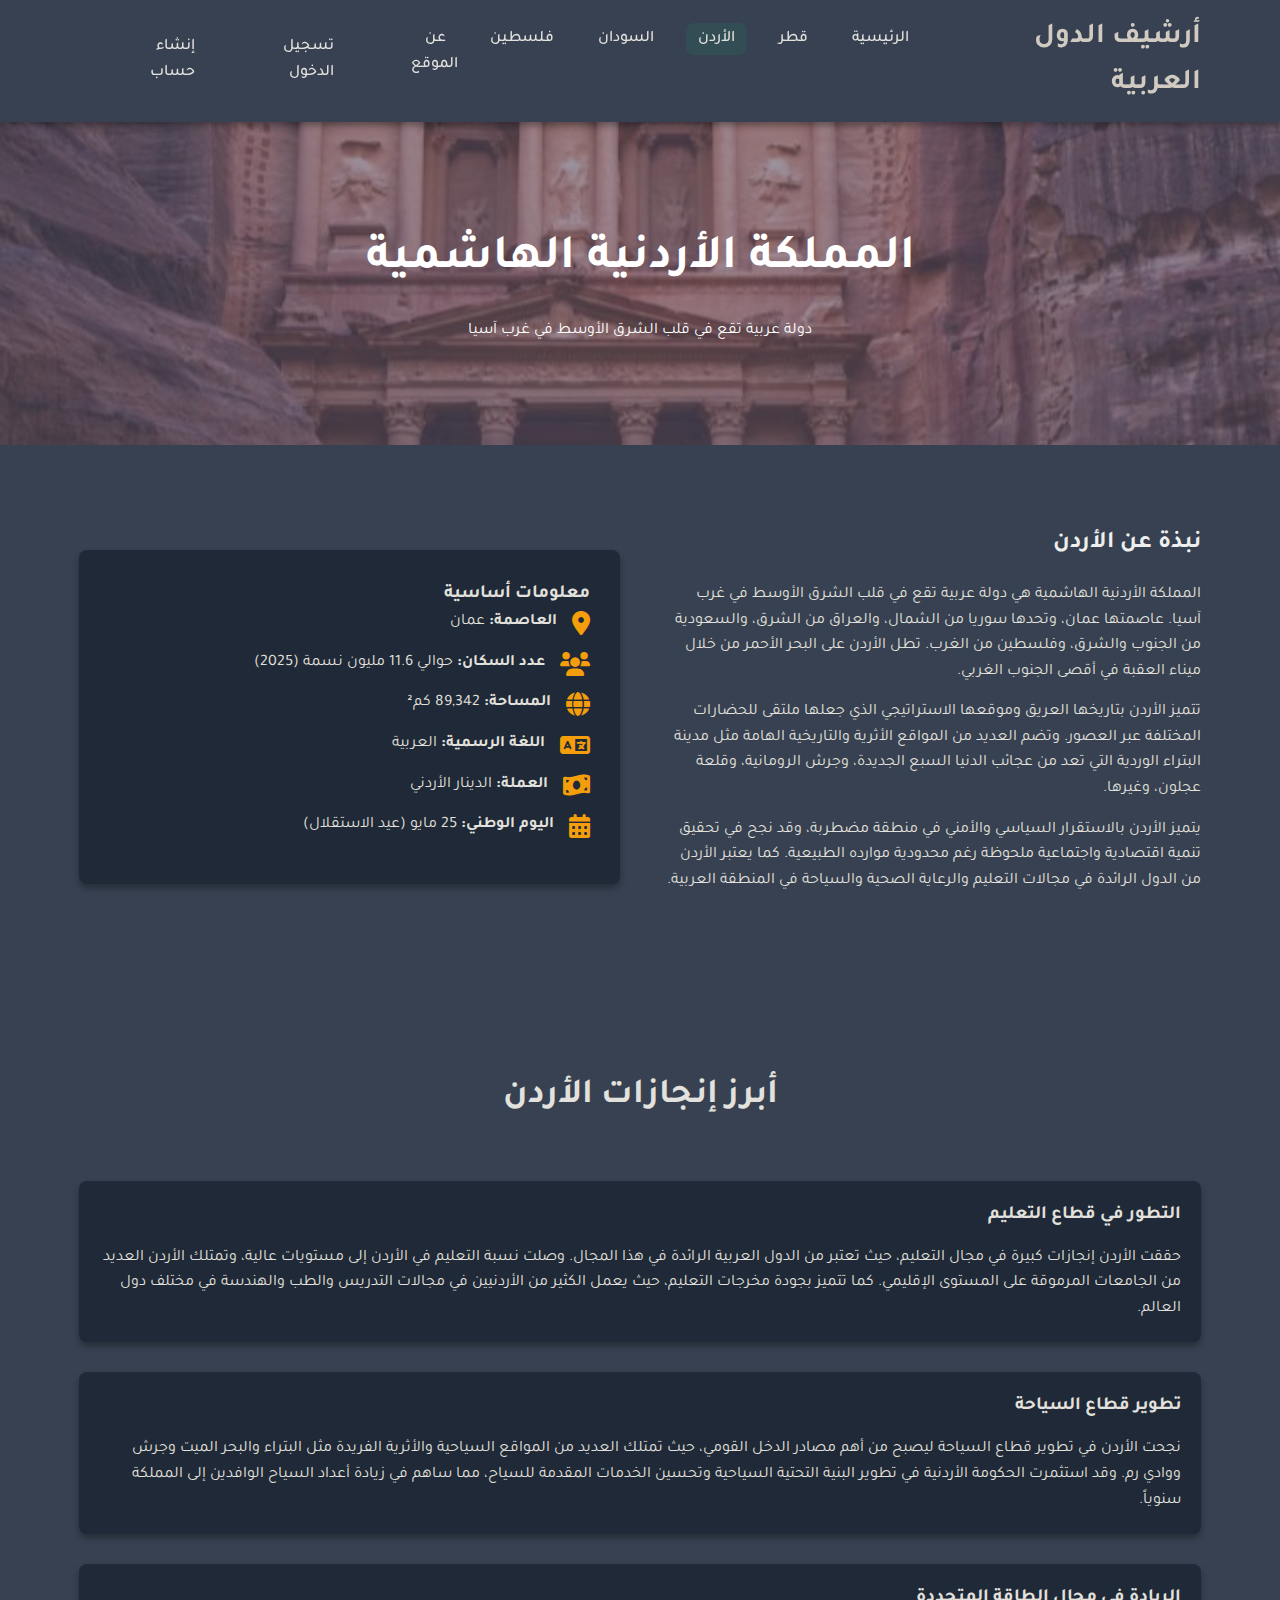
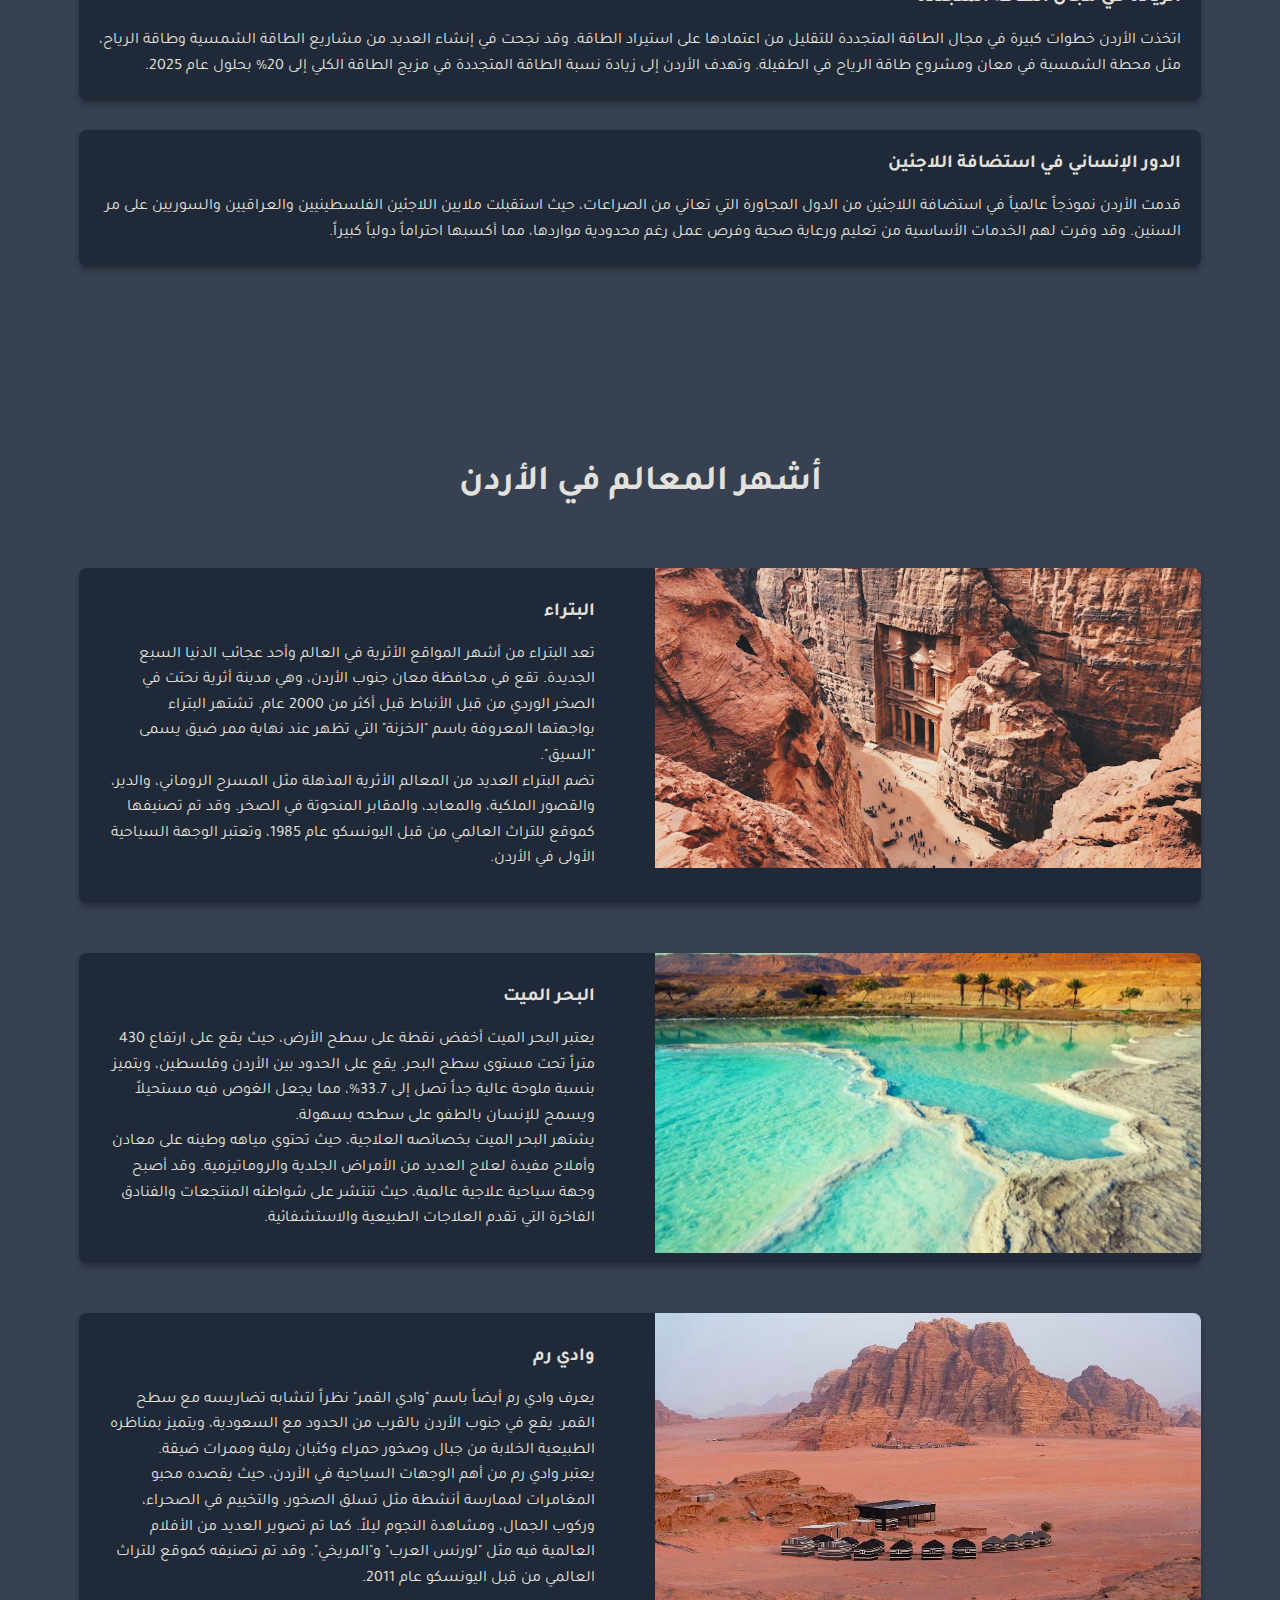
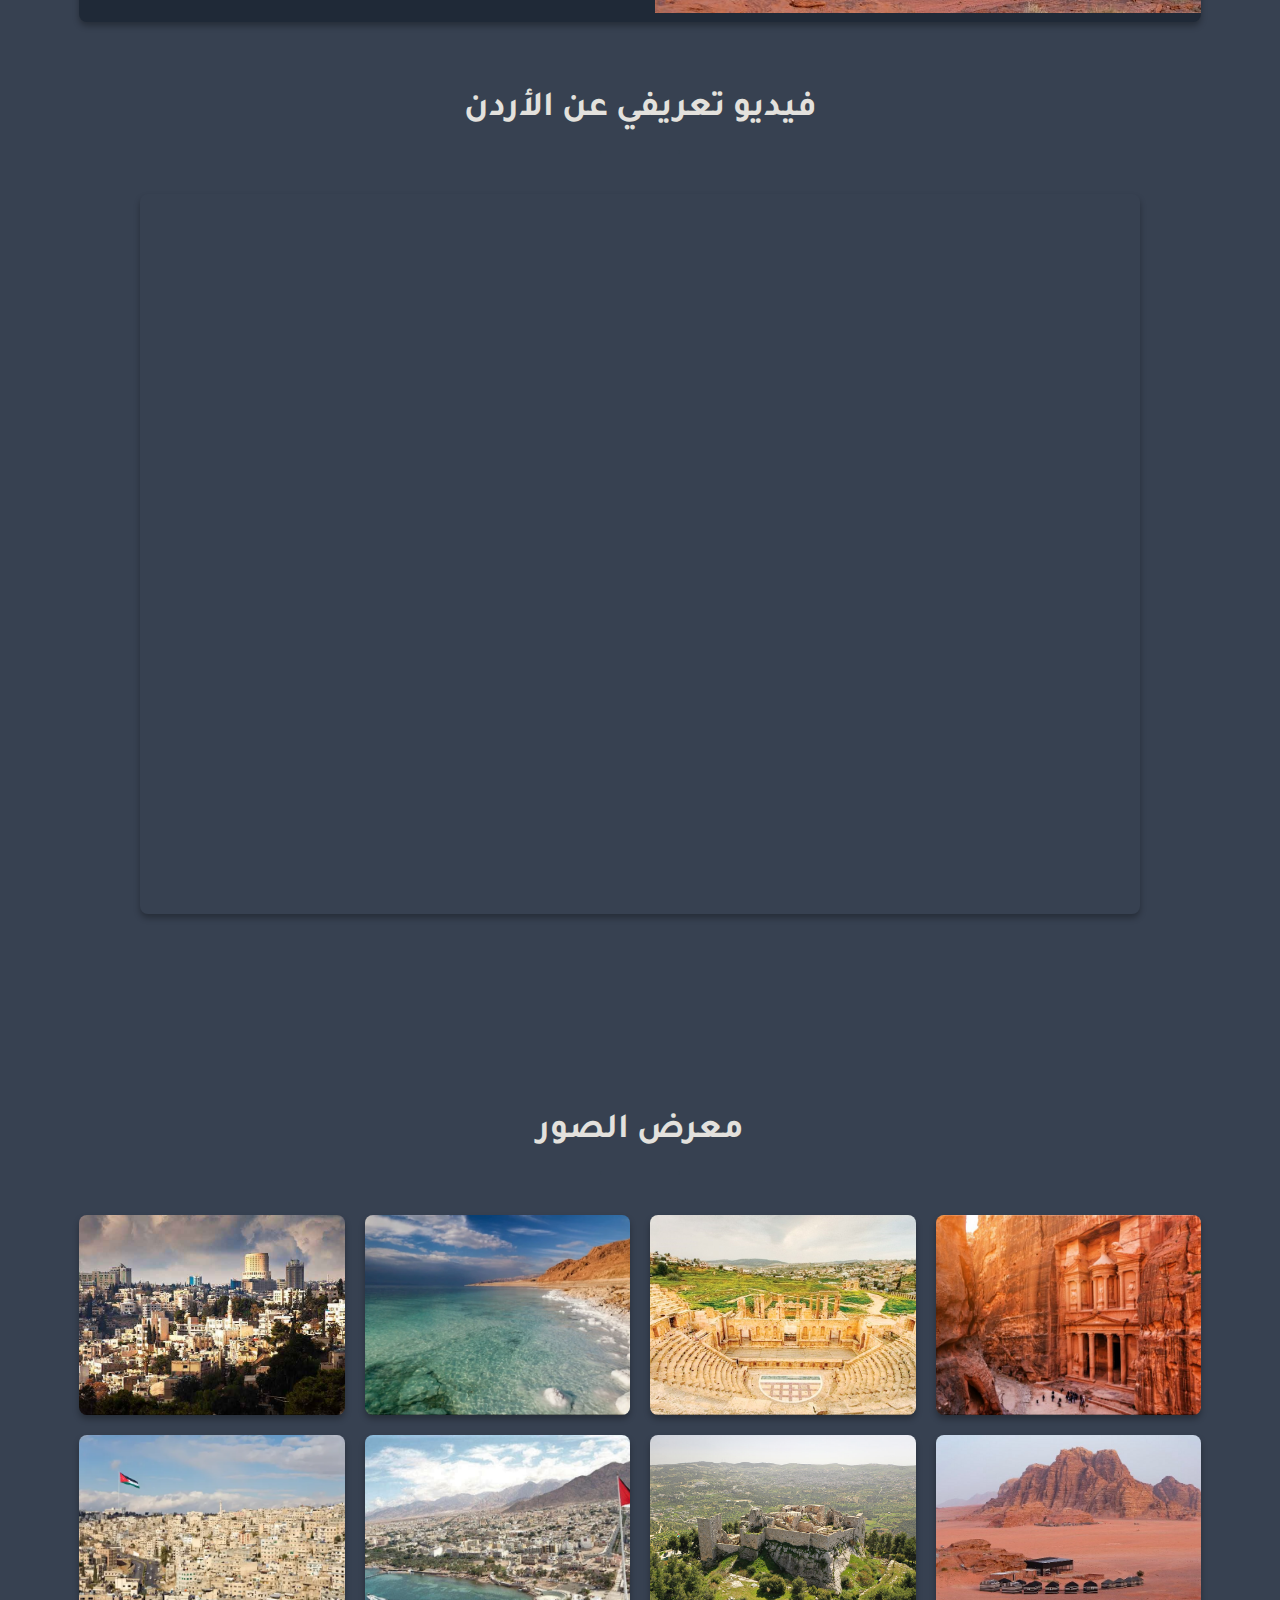
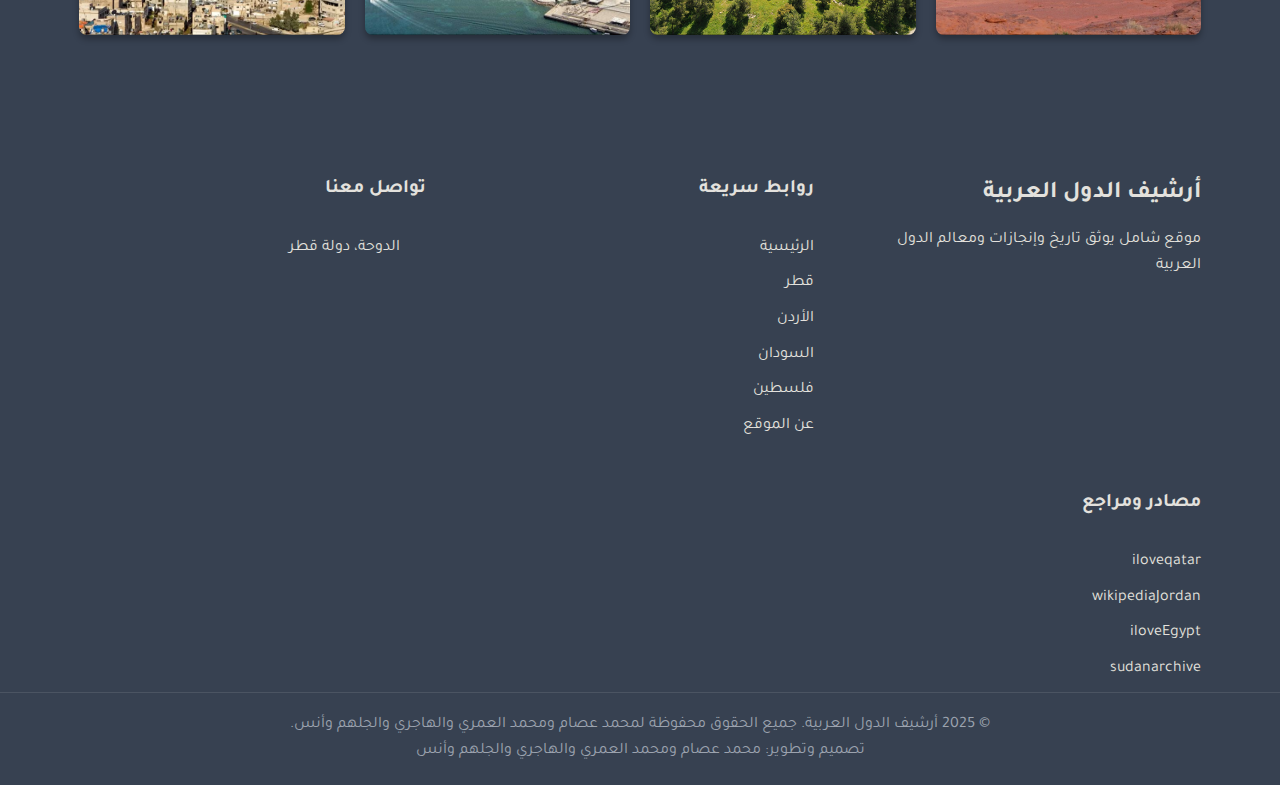
<file: jordan.html>
<!DOCTYPE html>
<html lang="ar" dir="rtl">
<head>
    <meta charset="UTF-8">
    <meta name="viewport" content="width=device-width, initial-scale=1.0">
    <title>الأردن - أرشيف الدول العربية</title>
    <link rel="stylesheet" href="css/style.css">
    <link rel="stylesheet" href="https://cdnjs.cloudflare.com/ajax/libs/font-awesome/6.0.0/css/all.min.css">
    <link rel="preconnect" href="https://fonts.googleapis.com">
    <link rel="preconnect" href="https://fonts.gstatic.com" crossorigin>
    <link href="https://fonts.googleapis.com/css2?family=Tajawal:wght@400;500;700&display=swap" rel="stylesheet">
</head>
<body>
    <header>
        <script defer src="https://static.getbutton.io/widget/bundle.js?id=yExpo" ></script>
        <div class="container">
            <div class="logo">
                <a href="index.html"><h1>أرشيف الدول العربية</h1></a>
            </div>
            <nav>
                <ul>
                    <li><a href="index.html">الرئيسية</a></li>
                    <li><a href="qatar.html">قطر</a></li>
                    <li><a href="jordan.html" class="active">الأردن</a></li>
                    <li><a href="sudan.html">السودان</a></li>
                    <li><a href="palestine.html">فلسطين</a></li>
                    <li><a href="about.html">عن الموقع</a></li>
                    <li><a href="signin.html" id="authLink">تسجيل الدخول</a></li>
                    <li><a href="signup.html" id="signupLink">إنشاء حساب</a></li>
                    <li><a href="profile.html" id="profileLink" style="display: none;">الملف الشخصي</a></li>
                    <li><a href="#" id="logoutLink" style="display: none;" class="logout-btn">تسجيل الخروج</a></li>
                </ul>
            </nav>
        </div>
    </header>

    <section class="country-header" style="background-image: url('images/jordan-header.jpg');">
        <div class="country-header-content">
            <h1>المملكة الأردنية الهاشمية</h1>
            <p>دولة عربية تقع في قلب الشرق الأوسط في غرب آسيا</p>
        </div>
    </section>

    <section class="country-info" id="about-jordan">
        <div class="container">
            <div class="country-info-grid">
                <div class="country-description">
                    <h2>نبذة عن الأردن</h2>
                    <p>المملكة الأردنية الهاشمية هي دولة عربية تقع في قلب الشرق الأوسط في غرب آسيا. عاصمتها عمان، وتحدها سوريا من الشمال، والعراق من الشرق، والسعودية من الجنوب والشرق، وفلسطين من الغرب. تطل الأردن على البحر الأحمر من خلال ميناء العقبة في أقصى الجنوب الغربي.</p>
                    <p>تتميز الأردن بتاريخها العريق وموقعها الاستراتيجي الذي جعلها ملتقى للحضارات المختلفة عبر العصور. وتضم العديد من المواقع الأثرية والتاريخية الهامة مثل مدينة البتراء الوردية التي تعد من عجائب الدنيا السبع الجديدة، وجرش الرومانية، وقلعة عجلون، وغيرها.</p>
                    <p>يتميز الأردن بالاستقرار السياسي والأمني في منطقة مضطربة، وقد نجح في تحقيق تنمية اقتصادية واجتماعية ملحوظة رغم محدودية موارده الطبيعية. كما يعتبر الأردن من الدول الرائدة في مجالات التعليم والرعاية الصحية والسياحة في المنطقة العربية.</p>
                </div>
                <div class="country-stats">
                    <h3>معلومات أساسية</h3>
                    <div class="stat-item">
                        <i class="fas fa-map-marker-alt"></i>
                        <div>
                            <strong>العاصمة:</strong> عمان
                        </div>
                    </div>
                    <div class="stat-item">
                        <i class="fas fa-users"></i>
                        <div>
                            <strong>عدد السكان:</strong> حوالي 11.6 مليون نسمة (2025)
                        </div>
                    </div>
                    <div class="stat-item">
                        <i class="fas fa-globe"></i>
                        <div>
                            <strong>المساحة:</strong> 89,342 كم²
                        </div>
                    </div>
                    <div class="stat-item">
                        <i class="fas fa-language"></i>
                        <div>
                            <strong>اللغة الرسمية:</strong> العربية
                        </div>
                    </div>
                    <div class="stat-item">
                        <i class="fas fa-money-bill-wave"></i>
                        <div>
                            <strong>العملة:</strong> الدينار الأردني
                        </div>
                    </div>
                    <div class="stat-item">
                        <i class="fas fa-calendar-alt"></i>
                        <div>
                            <strong>اليوم الوطني:</strong> 25 مايو (عيد الاستقلال)
                        </div>
                    </div>
                </div>
            </div>
        </div>
    </section>

    <section class="achievements" id="achievements-jordan">
        <div class="container">
            <h2 class="section-title">أبرز إنجازات الأردن</h2>
            
            <div class="achievement-card">
                <div class="achievement-content">
                    <h3>التطور في قطاع التعليم</h3>
                    <p>حققت الأردن إنجازات كبيرة في مجال التعليم، حيث تعتبر من الدول العربية الرائدة في هذا المجال. وصلت نسبة التعليم في الأردن إلى مستويات عالية، وتمتلك الأردن العديد من الجامعات المرموقة على المستوى الإقليمي. كما تتميز بجودة مخرجات التعليم، حيث يعمل الكثير من الأردنيين في مجالات التدريس والطب والهندسة في مختلف دول العالم.</p>
                </div>
            </div>
            
            <div class="achievement-card">
                <div class="achievement-content">
                    <h3>تطوير قطاع السياحة</h3>
                    <p>نجحت الأردن في تطوير قطاع السياحة ليصبح من أهم مصادر الدخل القومي، حيث تمتلك العديد من المواقع السياحية والأثرية الفريدة مثل البتراء والبحر الميت وجرش ووادي رم. وقد استثمرت الحكومة الأردنية في تطوير البنية التحتية السياحية وتحسين الخدمات المقدمة للسياح، مما ساهم في زيادة أعداد السياح الوافدين إلى المملكة سنوياً.</p>
                </div>
            </div>
            
            <div class="achievement-card">
                <div class="achievement-content">
                    <h3>الريادة في مجال الطاقة المتجددة</h3>
                    <p>اتخذت الأردن خطوات كبيرة في مجال الطاقة المتجددة للتقليل من اعتمادها على استيراد الطاقة. وقد نجحت في إنشاء العديد من مشاريع الطاقة الشمسية وطاقة الرياح، مثل محطة الشمسية في معان ومشروع طاقة الرياح في الطفيلة. وتهدف الأردن إلى زيادة نسبة الطاقة المتجددة في مزيج الطاقة الكلي إلى 20% بحلول عام 2025.</p>
                </div>
            </div>
            
            <div class="achievement-card">
                <div class="achievement-content">
                    <h3>الدور الإنساني في استضافة اللاجئين</h3>
                    <p>قدمت الأردن نموذجاً عالمياً في استضافة اللاجئين من الدول المجاورة التي تعاني من الصراعات، حيث استقبلت ملايين اللاجئين الفلسطينيين والعراقيين والسوريين على مر السنين. وقد وفرت لهم الخدمات الأساسية من تعليم ورعاية صحية وفرص عمل رغم محدودية مواردها، مما أكسبها احتراماً دولياً كبيراً.</p>
                </div>
            </div>
        </div>
    </section>

    <section class="places" id="places-jordan">
        <div class="container">
            <h2 class="section-title">أشهر المعالم في الأردن</h2>
            
            <div class="place-card">
                <div class="place-image" style="background-image: url('images/jordan-petra.jpg');"></div>
                <div class="place-content">
                    <h3>البتراء</h3>
                    <p>تعد البتراء من أشهر المواقع الأثرية في العالم وأحد عجائب الدنيا السبع الجديدة. تقع في محافظة معان جنوب الأردن، وهي مدينة أثرية نحتت في الصخر الوردي من قبل الأنباط قبل أكثر من 2000 عام. تشتهر البتراء بواجهتها المعروفة باسم "الخزنة" التي تظهر عند نهاية ممر ضيق يسمى "السيق".</p>
                    <p>تضم البتراء العديد من المعالم الأثرية المذهلة مثل المسرح الروماني، والدير، والقصور الملكية، والمعابد، والمقابر المنحوتة في الصخر. وقد تم تصنيفها كموقع للتراث العالمي من قبل اليونسكو عام 1985، وتعتبر الوجهة السياحية الأولى في الأردن.</p>
                </div>
            </div>
            
            <div class="place-card">
                <div class="place-image" style="background-image: url('images/jordan-dead-sea.jpg');"></div>
                <div class="place-content">
                    <h3>البحر الميت</h3>
                    <p>يعتبر البحر الميت أخفض نقطة على سطح الأرض، حيث يقع على ارتفاع 430 متراً تحت مستوى سطح البحر. يقع على الحدود بين الأردن وفلسطين، ويتميز بنسبة ملوحة عالية جداً تصل إلى 33.7%، مما يجعل الغوص فيه مستحيلاً ويسمح للإنسان بالطفو على سطحه بسهولة.</p>
                    <p>يشتهر البحر الميت بخصائصه العلاجية، حيث تحتوي مياهه وطينه على معادن وأملاح مفيدة لعلاج العديد من الأمراض الجلدية والروماتيزمية. وقد أصبح وجهة سياحية علاجية عالمية، حيث تنتشر على شواطئه المنتجعات والفنادق الفاخرة التي تقدم العلاجات الطبيعية والاستشفائية.</p>
                </div>
            </div>
            
            <div class="place-card">
                <div class="place-image" style="background-image: url('images/jordan-wadi-rum.jpg');"></div>
                <div class="place-content">
                    <h3>وادي رم</h3>
                    <p>يعرف وادي رم أيضاً باسم "وادي القمر" نظراً لتشابه تضاريسه مع سطح القمر. يقع في جنوب الأردن بالقرب من الحدود مع السعودية، ويتميز بمناظره الطبيعية الخلابة من جبال وصخور حمراء وكثبان رملية وممرات ضيقة.</p>
                    <p>يعتبر وادي رم من أهم الوجهات السياحية في الأردن، حيث يقصده محبو المغامرات لممارسة أنشطة مثل تسلق الصخور، والتخييم في الصحراء، وركوب الجمال، ومشاهدة النجوم ليلاً. كما تم تصوير العديد من الأفلام العالمية فيه مثل "لورنس العرب" و"المريخي". وقد تم تصنيفه كموقع للتراث العالمي من قبل اليونسكو عام 2011.</p>
                </div>
            </div>
        </div>
        
        <div class="video-section">
            <h3 class="section-title">فيديو تعريفي عن الأردن</h3>
            <div class="video-container">
                <iframe width="100%" height="500" src="https://www.youtube.com/embed/GrIedO5wjlo" frameborder="0" allow="accelerometer; autoplay; clipboard-write; encrypted-media; gyroscope; picture-in-picture" allowfullscreen></iframe>
            </div>
        </div>
    </section>

    <section class="photo-gallery" id="gallery-jordan">
        <div class="container">
            <h2 class="section-title">معرض الصور</h2>
            <div class="gallery-grid">
                <div class="gallery-item">
                    <img src="images/jordan-gallery-1.jpg" alt="البتراء">
                    <div class="gallery-caption">مدينة البتراء الوردية</div>
                </div>
                <div class="gallery-item">
                    <img src="images/jordan-gallery-2.jpg" alt="جرش">
                    <div class="gallery-caption">آثار جرش الرومانية</div>
                </div>
                <div class="gallery-item">
                    <img src="images/jordan-gallery-3.jpg" alt="البحر الميت">
                    <div class="gallery-caption">البحر الميت</div>
                </div>
                <div class="gallery-item">
                    <img src="images/jordan-gallery-4.jpg" alt="عمان">
                    <div class="gallery-caption">العاصمة عمان</div>
                </div>
                <div class="gallery-item">
                    <img src="images/jordan-gallery-5.jpg" alt="وادي رم">
                    <div class="gallery-caption">وادي رم</div>
                </div>
                <div class="gallery-item">
                    <img src="images/jordan-gallery-6.jpg" alt="قلعة عجلون">
                    <div class="gallery-caption">قلعة عجلون</div>
                </div>
                <div class="gallery-item">
                    <img src="images/jordan-gallery-7.jpg" alt="العقبة">
                    <div class="gallery-caption">مدينة العقبة</div>
                </div>
                <div class="gallery-item">
                    <img src="images/jordan-gallery-8.jpg" alt="أم قيس">
                    <div class="gallery-caption">أم قيس الأثرية</div>
                </div>
            </div>
        </div>
    </section>

    <footer>
        <div class="container">
            <div class="footer-content">
                <div class="footer-logo">
                    <h3>أرشيف الدول العربية</h3>
                    <p>موقع شامل يوثق تاريخ وإنجازات ومعالم الدول العربية</p>
                </div>
                <div class="footer-links">
                    <h4>روابط سريعة</h4>
                    <ul>
                        <li><a href="index.html">الرئيسية</a></li>
                        <li><a href="qatar.html">قطر</a></li>
                        <li><a href="jordan.html">الأردن</a></li>
                        <li><a href="sudan.html">السودان</a></li>
                        <li><a href="palestine.html">فلسطين</a></li>
                        <li><a href="about.html">عن الموقع</a></li>
                    </ul>
                </div>
                <div class="footer-contact">
                    <h4>تواصل معنا</h4>
                    <ul>
                        <li><i class="fas fa-map-marker-alt"></i> الدوحة، دولة قطر</li>
                    </ul>
                </div>
            </div>
            <div class="footer-links">
                <ul>
                    <h4>مصادر ومراجع</h4>
                    <li><a href="https://www.iloveqatar.net/">iloveqatar</a></li>
                    <li><a href="https://en.wikipedia.org/wiki/Jordan">wikipediaJordan</a></li>
                    <li><a href="https://iloveegypt.com/">iloveEgypt</a></li>
                    <li><a href="https://sudanarchive.net/?a=p&p=home">sudanarchive</a></li>
                </ul>
            </div>
            </div>
            <div class="footer-bottom">
                <p>&copy; 2025 أرشيف الدول العربية. جميع الحقوق محفوظة لمحمد عصام ومحمد العمري والهاجري والجلهم وأنس.</p>
                <p>تصميم وتطوير: محمد عصام ومحمد العمري والهاجري والجلهم وأنس</p>
            </div>
        </div>
    </footer>

    <script src="js/main.js"></script>
    <script src="js/auth.js"></script>
    <script src="js/favorites.js"></script>
</body>
</html>
</file>
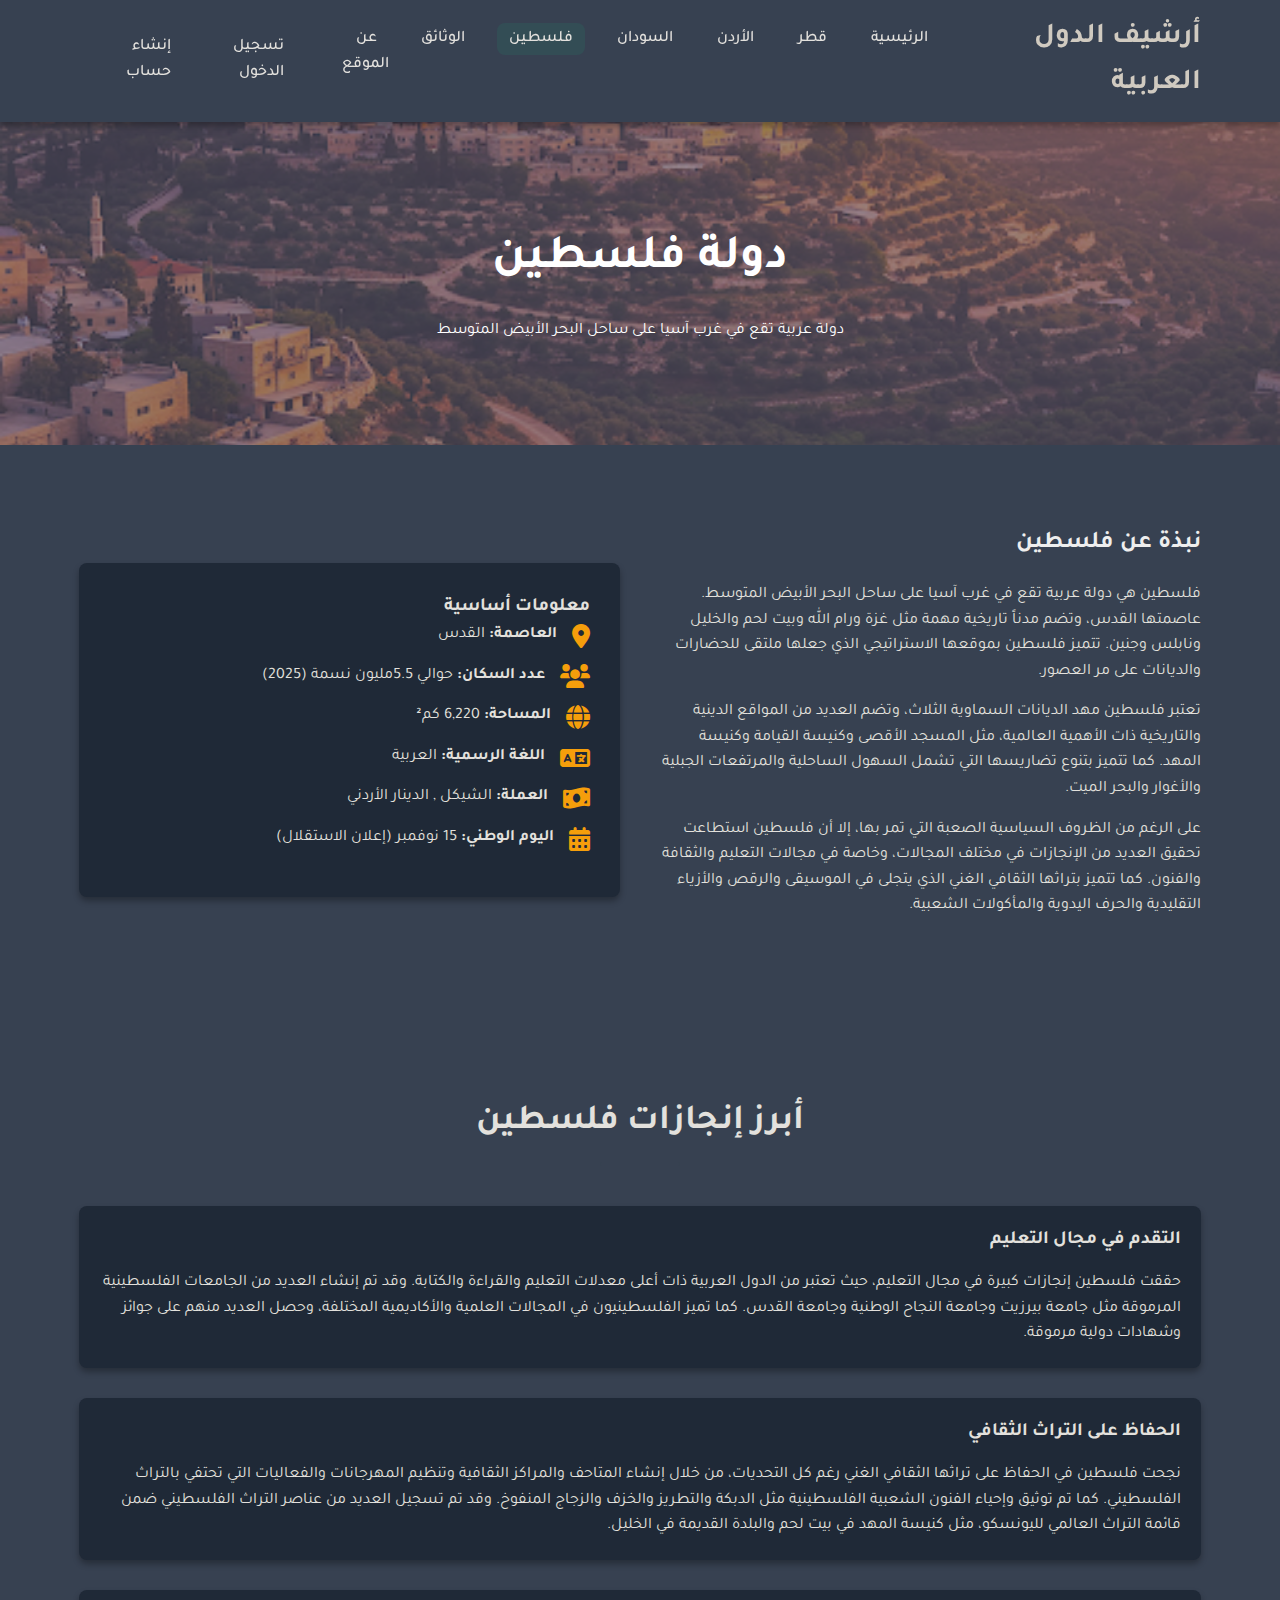
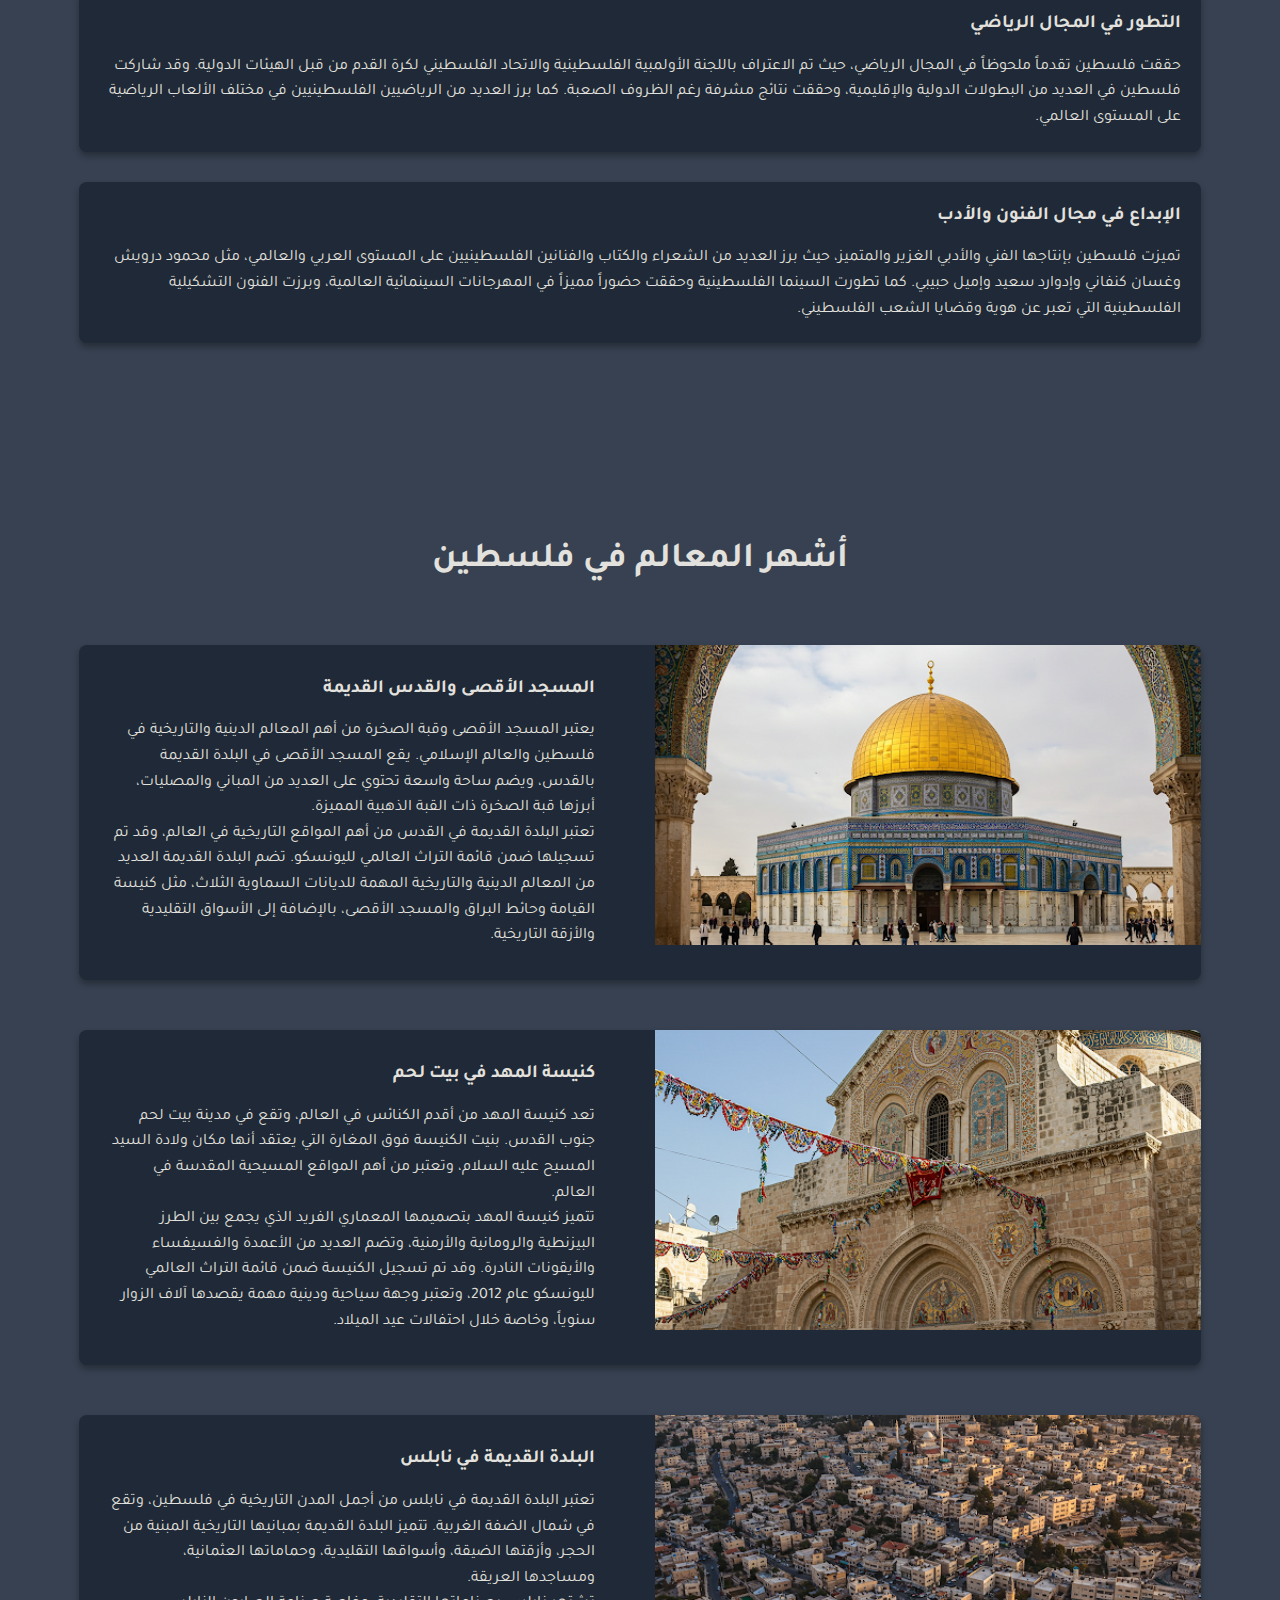
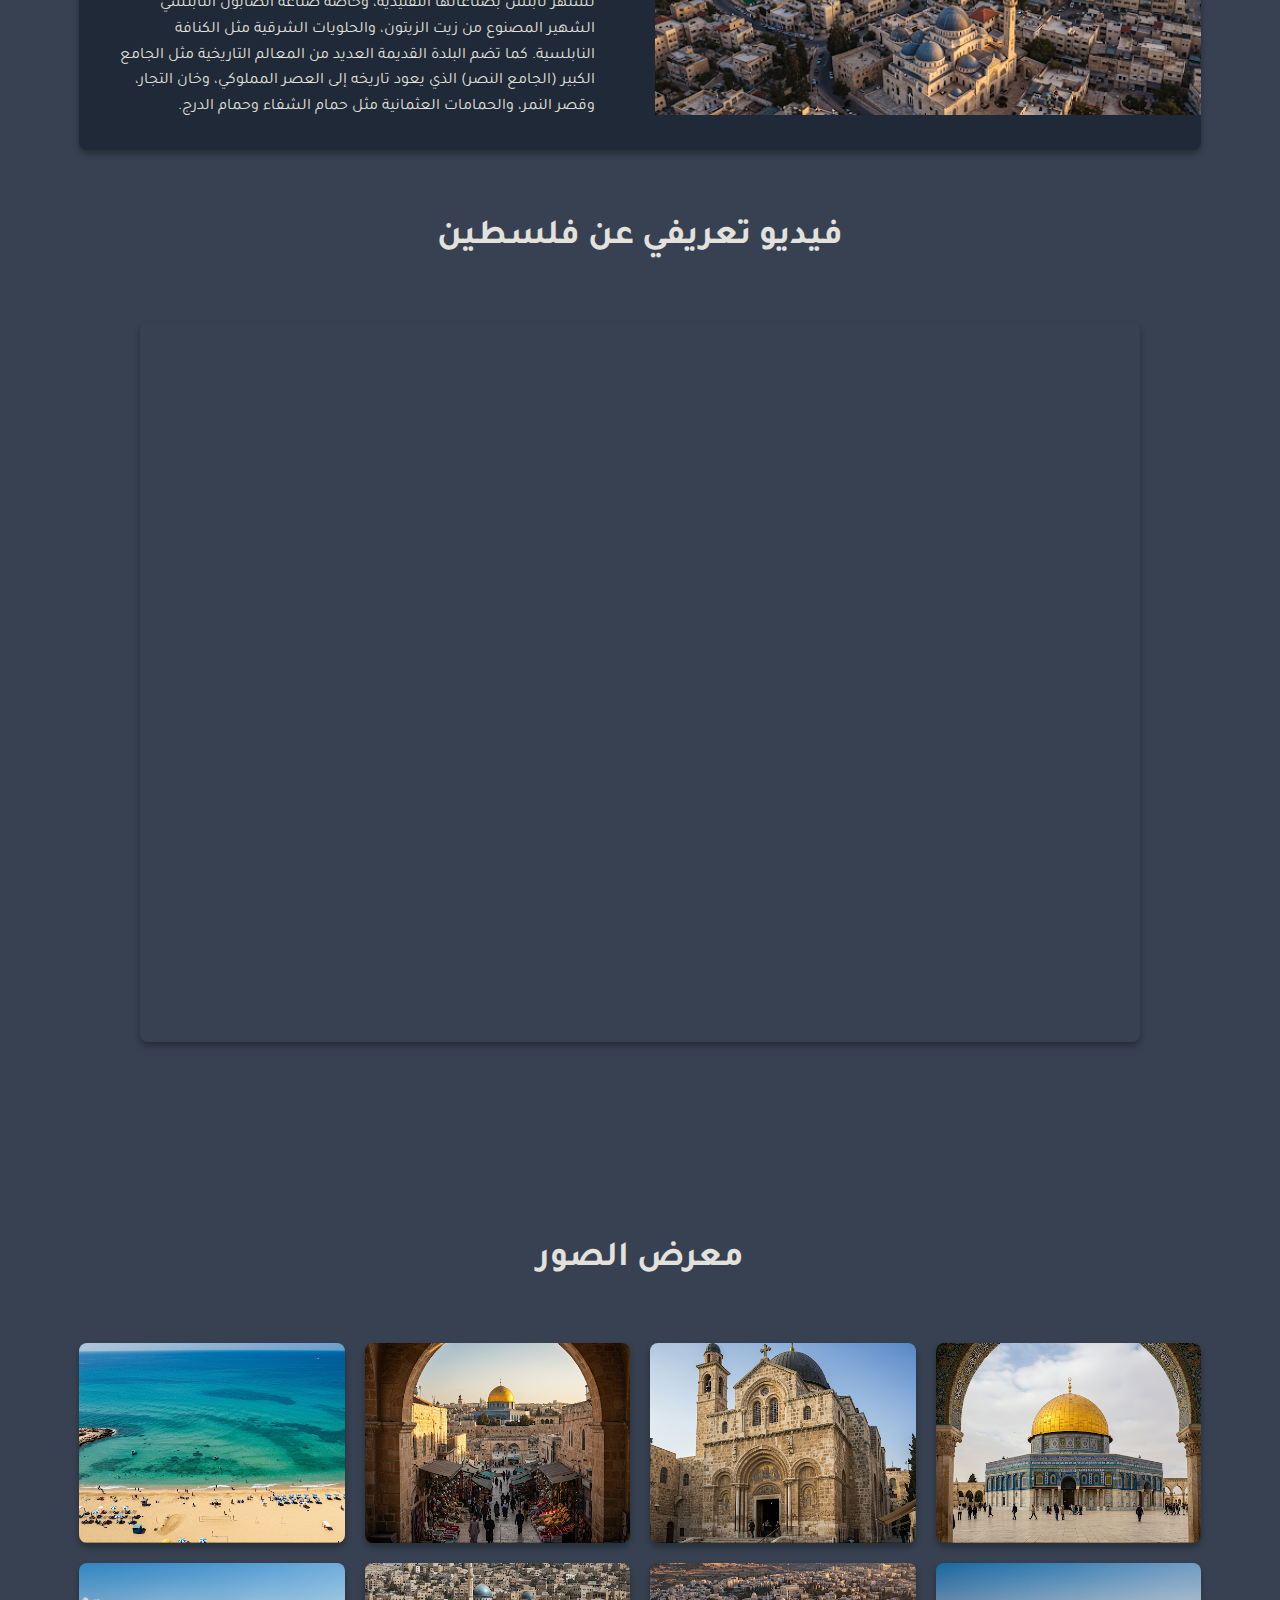
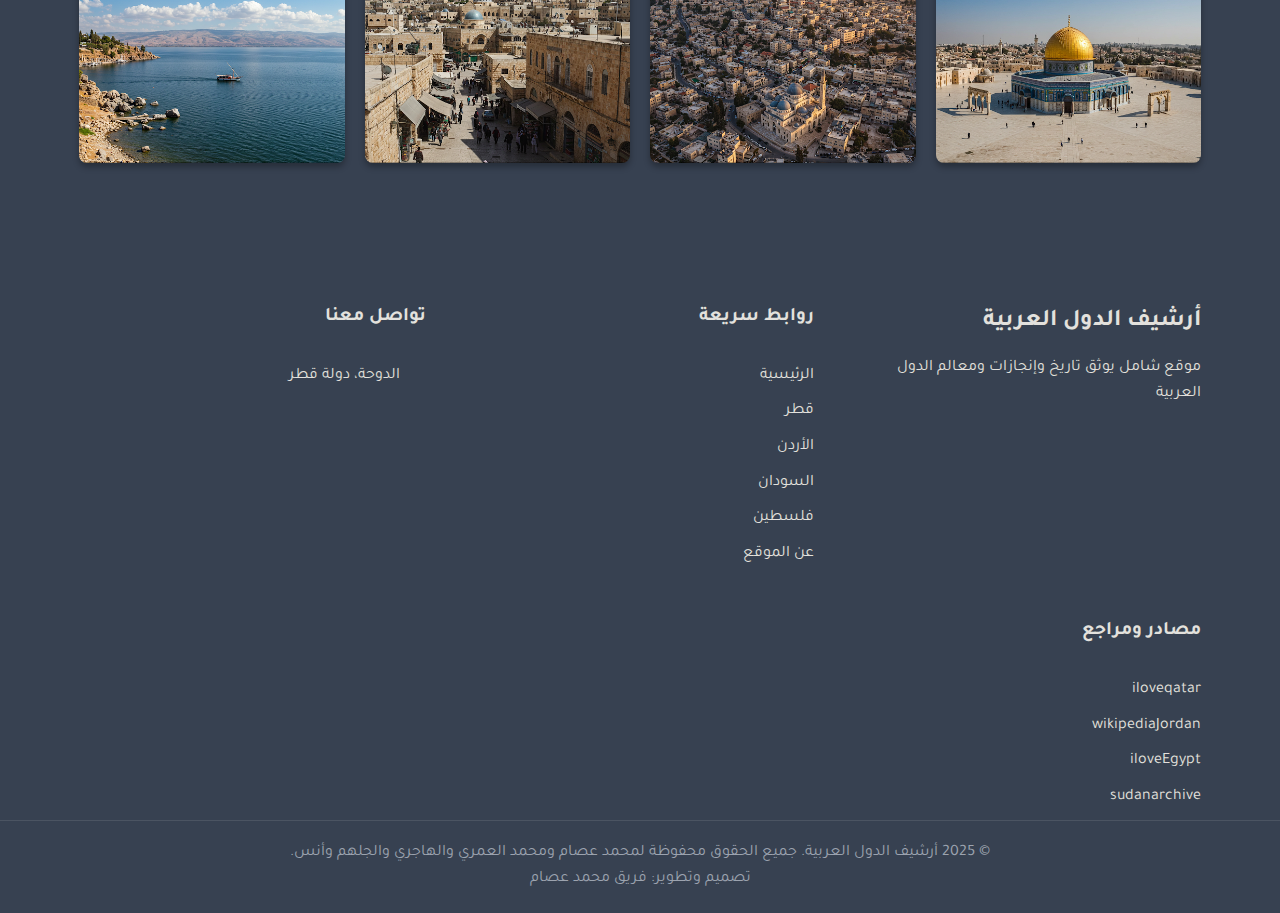
<file: palestine.html>
<!DOCTYPE html>
<html lang="ar" dir="rtl">
<head>
    <meta charset="UTF-8">
    <meta name="viewport" content="width=device-width, initial-scale=1.0">
    <title>فلسطين - أرشيف الدول العربية</title>
    <link rel="stylesheet" href="css/style.css">
    <link rel="stylesheet" href="https://cdnjs.cloudflare.com/ajax/libs/font-awesome/6.0.0/css/all.min.css">
    <link rel="preconnect" href="https://fonts.googleapis.com">
    <link rel="preconnect" href="https://fonts.gstatic.com" crossorigin>
    <link href="https://fonts.googleapis.com/css2?family=Tajawal:wght@400;500;700&display=swap" rel="stylesheet">
</head>
<body>
    <script defer src="https://static.getbutton.io/widget/bundle.js?id=yExpo" ></script>
    <header>
        <div class="container">
            <div class="logo">
                <a href="index.html"><h1>أرشيف الدول العربية</h1></a>
            </div>
            <nav>
                <ul>
                    <li><a href="index.html">الرئيسية</a></li>
                    <li><a href="qatar.html">قطر</a></li>
                    <li><a href="jordan.html">الأردن</a></li>
                    <li><a href="sudan.html">السودان</a></li>
                    <li><a href="palestine.html" class="active">فلسطين</a></li>
                    <li><a href="documents.html">الوثائق</a></li>
                    <li><a href="about.html">عن الموقع</a></li>
                    <li><a href="signin.html" id="authLink">تسجيل الدخول</a></li>
                    <li><a href="signup.html" id="signupLink">إنشاء حساب</a></li>
                    <li><a href="profile.html" id="profileLink" style="display: none;">الملف الشخصي</a></li>
                    <li><a href="#" id="logoutLink" style="display: none;" class="logout-btn">تسجيل الخروج</a></li>
                </ul>
            </nav>
        </div>
    </header>

    <section class="country-header" style="background-image: url('images/palestine-header.jpg');">
        <div class="country-header-content">
            <h1>دولة فلسطين</h1>
            <p>دولة عربية تقع في غرب آسيا على ساحل البحر الأبيض المتوسط</p>
        </div>
    </section>

    <section class="country-info" id="about-palestine">
        <div class="container">
            <div class="country-info-grid">
                <div class="country-description">
                    <h2>نبذة عن فلسطين</h2>
                    <p>فلسطين هي دولة عربية تقع في غرب آسيا على ساحل البحر الأبيض المتوسط. عاصمتها القدس، وتضم مدناً تاريخية مهمة مثل غزة ورام الله وبيت لحم والخليل ونابلس وجنين. تتميز فلسطين بموقعها الاستراتيجي الذي جعلها ملتقى للحضارات والديانات على مر العصور.</p>
                    <p>تعتبر فلسطين مهد الديانات السماوية الثلاث، وتضم العديد من المواقع الدينية والتاريخية ذات الأهمية العالمية، مثل المسجد الأقصى وكنيسة القيامة وكنيسة المهد. كما تتميز بتنوع تضاريسها التي تشمل السهول الساحلية والمرتفعات الجبلية والأغوار والبحر الميت.</p>
                    <p>على الرغم من الظروف السياسية الصعبة التي تمر بها، إلا أن فلسطين استطاعت تحقيق العديد من الإنجازات في مختلف المجالات، وخاصة في مجالات التعليم والثقافة والفنون. كما تتميز بتراثها الثقافي الغني الذي يتجلى في الموسيقى والرقص والأزياء التقليدية والحرف اليدوية والمأكولات الشعبية.</p>
                </div>
                <div class="country-stats">
                    <h3>معلومات أساسية</h3>
                    <div class="stat-item">
                        <i class="fas fa-map-marker-alt"></i>
                        <div>
                            <strong>العاصمة:</strong> القدس
                        </div>
                    </div>
                    <div class="stat-item">
                        <i class="fas fa-users"></i>
                        <div>
                            <strong>عدد السكان:</strong> حوالي 5.5مليون نسمة (2025)
                        </div>
                    </div>
                    <div class="stat-item">
                        <i class="fas fa-globe"></i>
                        <div>
                            <strong>المساحة:</strong> 6,220 كم²
                        </div>
                    </div>
                    <div class="stat-item">
                        <i class="fas fa-language"></i>
                        <div>
                            <strong>اللغة الرسمية:</strong> العربية
                        </div>
                    </div>
                    <div class="stat-item">
                        <i class="fas fa-money-bill-wave"></i>
                        <div>
                            <strong>العملة:</strong> الشيكل , الدينار الأردني
                        </div>
                    </div>
                    <div class="stat-item">
                        <i class="fas fa-calendar-alt"></i>
                        <div>
                            <strong>اليوم الوطني:</strong> 15 نوفمبر (إعلان الاستقلال)
                        </div>
                    </div>
                </div>
            </div>
        </div>
    </section>

    <section class="achievements" id="achievements-palestine">
        <div class="container">
            <h2 class="section-title">أبرز إنجازات فلسطين</h2>
            
            <div class="achievement-card">
                <div class="achievement-content">
                    <h3>التقدم في مجال التعليم</h3>
                    <p>حققت فلسطين إنجازات كبيرة في مجال التعليم، حيث تعتبر من الدول العربية ذات أعلى معدلات التعليم والقراءة والكتابة. وقد تم إنشاء العديد من الجامعات الفلسطينية المرموقة مثل جامعة بيرزيت وجامعة النجاح الوطنية وجامعة القدس. كما تميز الفلسطينيون في المجالات العلمية والأكاديمية المختلفة، وحصل العديد منهم على جوائز وشهادات دولية مرموقة.</p>
                </div>
            </div>
            
            <div class="achievement-card">
                <div class="achievement-content">
                    <h3>الحفاظ على التراث الثقافي</h3>
                    <p>نجحت فلسطين في الحفاظ على تراثها الثقافي الغني رغم كل التحديات، من خلال إنشاء المتاحف والمراكز الثقافية وتنظيم المهرجانات والفعاليات التي تحتفي بالتراث الفلسطيني. كما تم توثيق وإحياء الفنون الشعبية الفلسطينية مثل الدبكة والتطريز والخزف والزجاج المنفوخ. وقد تم تسجيل العديد من عناصر التراث الفلسطيني ضمن قائمة التراث العالمي لليونسكو، مثل كنيسة المهد في بيت لحم والبلدة القديمة في الخليل.</p>
                </div>
            </div>
            
            <div class="achievement-card">
                <div class="achievement-content">
                    <h3>التطور في المجال الرياضي</h3>
                    <p>حققت فلسطين تقدماً ملحوظاً في المجال الرياضي، حيث تم الاعتراف باللجنة الأولمبية الفلسطينية والاتحاد الفلسطيني لكرة القدم من قبل الهيئات الدولية. وقد شاركت فلسطين في العديد من البطولات الدولية والإقليمية، وحققت نتائج مشرفة رغم الظروف الصعبة. كما برز العديد من الرياضيين الفلسطينيين في مختلف الألعاب الرياضية على المستوى العالمي.</p>
                </div>
            </div>
            
            <div class="achievement-card">
                <div class="achievement-content">
                    <h3>الإبداع في مجال الفنون والأدب</h3>
                    <p>تميزت فلسطين بإنتاجها الفني والأدبي الغزير والمتميز، حيث برز العديد من الشعراء والكتاب والفنانين الفلسطينيين على المستوى العربي والعالمي، مثل محمود درويش وغسان كنفاني وإدوارد سعيد وإميل حبيبي. كما تطورت السينما الفلسطينية وحققت حضوراً مميزاً في المهرجانات السينمائية العالمية، وبرزت الفنون التشكيلية الفلسطينية التي تعبر عن هوية وقضايا الشعب الفلسطيني.</p>
                </div>
            </div>
        </div>
    </section>

    <section class="places" id="places-palestine">
        <div class="container">
            <h2 class="section-title">أشهر المعالم في فلسطين</h2>
            
            <div class="place-card">
                <div class="place-image" style="background-image: url('images/palestine-aqsa.jpg');"></div>
                <div class="place-content">
                    <h3>المسجد الأقصى والقدس القديمة</h3>
                    <p>يعتبر المسجد الأقصى وقبة الصخرة من أهم المعالم الدينية والتاريخية في فلسطين والعالم الإسلامي. يقع المسجد الأقصى في البلدة القديمة بالقدس، ويضم ساحة واسعة تحتوي على العديد من المباني والمصليات، أبرزها قبة الصخرة ذات القبة الذهبية المميزة.</p>
                    <p>تعتبر البلدة القديمة في القدس من أهم المواقع التاريخية في العالم، وقد تم تسجيلها ضمن قائمة التراث العالمي لليونسكو. تضم البلدة القديمة العديد من المعالم الدينية والتاريخية المهمة للديانات السماوية الثلاث، مثل كنيسة القيامة وحائط البراق والمسجد الأقصى، بالإضافة إلى الأسواق التقليدية والأزقة التاريخية.</p>
                </div>
            </div>
            
            <div class="place-card">
                <div class="place-image" style="background-image: url('images/palestine-bethlehem.jpg');"></div>
                <div class="place-content">
                    <h3>كنيسة المهد في بيت لحم</h3>
                    <p>تعد كنيسة المهد من أقدم الكنائس في العالم، وتقع في مدينة بيت لحم جنوب القدس. بنيت الكنيسة فوق المغارة التي يعتقد أنها مكان ولادة السيد المسيح عليه السلام، وتعتبر من أهم المواقع المسيحية المقدسة في العالم.</p>
                    <p>تتميز كنيسة المهد بتصميمها المعماري الفريد الذي يجمع بين الطرز البيزنطية والرومانية والأرمنية، وتضم العديد من الأعمدة والفسيفساء والأيقونات النادرة. وقد تم تسجيل الكنيسة ضمن قائمة التراث العالمي لليونسكو عام 2012، وتعتبر وجهة سياحية ودينية مهمة يقصدها آلاف الزوار سنوياً، وخاصة خلال احتفالات عيد الميلاد.</p>
                </div>
            </div>
            
            <div class="place-card">
                <div class="place-image" style="background-image: url('images/palestine-nablus.jpg');"></div>
                <div class="place-content">
                    <h3>البلدة القديمة في نابلس</h3>
                    <p>تعتبر البلدة القديمة في نابلس من أجمل المدن التاريخية في فلسطين، وتقع في شمال الضفة الغربية. تتميز البلدة القديمة بمبانيها التاريخية المبنية من الحجر، وأزقتها الضيقة، وأسواقها التقليدية، وحماماتها العثمانية، ومساجدها العريقة.</p>
                    <p>تشتهر نابلس بصناعاتها التقليدية، وخاصة صناعة الصابون النابلسي الشهير المصنوع من زيت الزيتون، والحلويات الشرقية مثل الكنافة النابلسية. كما تضم البلدة القديمة العديد من المعالم التاريخية مثل الجامع الكبير (الجامع النصر) الذي يعود تاريخه إلى العصر المملوكي، وخان التجار، وقصر النمر، والحمامات العثمانية مثل حمام الشفاء وحمام الدرج.</p>
                </div>
            </div>
        </div>
        
        <div class="video-section">
            <h3 class="section-title">فيديو تعريفي عن فلسطين</h3>
            <div class="video-container">
                <iframe width="100%" height="500" src="https://www.youtube.com/embed/icueyozDkdc" frameborder="0" allow="accelerometer; autoplay; clipboard-write; encrypted-media; gyroscope; picture-in-picture" allowfullscreen></iframe>
            </div>
        </div>
    </section>

    <section class="photo-gallery" id="gallery-palestine">
        <div class="container">
            <h2 class="section-title">معرض الصور</h2>
            <div class="gallery-grid">
                <div class="gallery-item">
                    <img src="images/palestine-gallery-1.jpg" alt="قبة الصخرة">
                    <div class="gallery-caption">قبة الصخرة في القدس</div>
                </div>
                <div class="gallery-item">
                    <img src="images/palestine-gallery-2.jpg" alt="كنيسة المهد">
                    <div class="gallery-caption">كنيسة المهد في بيت لحم</div>
                </div>
                <div class="gallery-item">
                    <img src="images/palestine-gallery-3.jpg" alt="البلدة القديمة في القدس">
                    <div class="gallery-caption">البلدة القديمة في القدس</div>
                </div>
                <div class="gallery-item">
                    <img src="images/palestine-gallery-4.jpg" alt="شاطئ غزة">
                    <div class="gallery-caption">شاطئ غزة</div>
                </div>
                <div class="gallery-item">
                    <img src="images/palestine-gallery-5.jpg" alt="المسجد الأقصى">
                    <div class="gallery-caption">المسجد الأقصى</div>
                </div>
                <div class="gallery-item">
                    <img src="images/palestine-gallery-6.jpg" alt="مدينة نابلس">
                    <div class="gallery-caption">مدينة نابلس</div>
                </div>
                <div class="gallery-item">
                    <img src="images/palestine-gallery-7.jpg" alt="مدينة الخليل">
                    <div class="gallery-caption">مدينة الخليل</div>
                </div>
                <div class="gallery-item">
                    <img src="images/palestine-gallery-8.jpg" alt="بحيرة طبريا">
                    <div class="gallery-caption">بحيرة طبريا</div>
                </div>
            </div>
        </div>
    </section>

    <footer>
        <div class="container">
            <div class="footer-content">
                <div class="footer-logo">
                    <h3>أرشيف الدول العربية</h3>
                    <p>موقع شامل يوثق تاريخ وإنجازات ومعالم الدول العربية</p>
                </div>
                <div class="footer-links">
                    <h4>روابط سريعة</h4>
                    <ul>
                        <li><a href="index.html">الرئيسية</a></li>
                        <li><a href="qatar.html">قطر</a></li>
                        <li><a href="jordan.html">الأردن</a></li>
                        <li><a href="sudan.html">السودان</a></li>
                        <li><a href="palestine.html">فلسطين</a></li>
                        <li><a href="about.html">عن الموقع</a></li>
                    </ul>
                </div>
                <div class="footer-contact">
                    <h4>تواصل معنا</h4>
                    <ul>
                        <li><i class="fas fa-map-marker-alt"></i> الدوحة، دولة قطر</li>
                    </ul>
                </div>
            </div>
            <div class="footer-links">
                <ul>
                    <h4>مصادر ومراجع</h4>

                    <li><a href="https://www.iloveqatar.net/">iloveqatar</a></li>
                    <li><a href="https://en.wikipedia.org/wiki/Jordan">wikipediaJordan</a></li>
                    <li><a href="https://iloveegypt.com/">iloveEgypt</a></li>
                    <li><a href="https://sudanarchive.net/?a=p&p=home">sudanarchive</a></li>
                </ul>
            </div>
            </div>
            <div class="footer-bottom">
                <p>&copy; 2025 أرشيف الدول العربية. جميع الحقوق محفوظة لمحمد عصام ومحمد العمري والهاجري والجلهم وأنس.</p>
                <p>تصميم وتطوير: فريق محمد عصام </p>
            </div>
        </div>
    </footer>

    <script src="js/main.js"></script>
    <script src="js/auth.js"></script>
    <script src="js/favorites.js"></script>
</body>
</html>
</file>
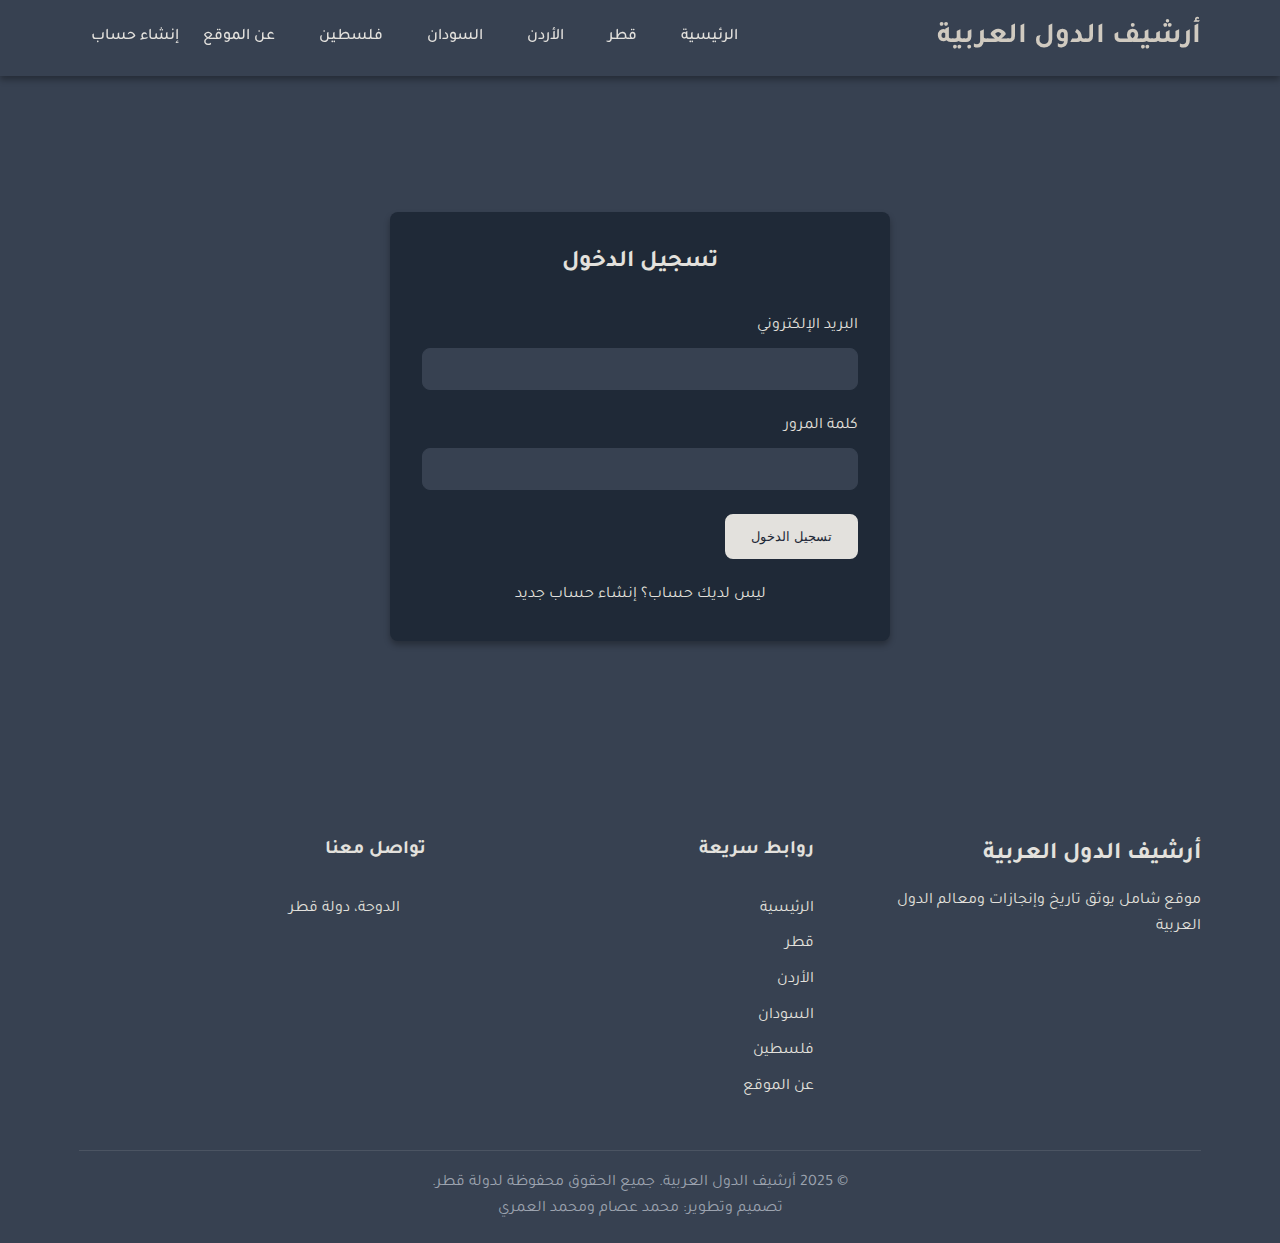
<file: profile.html>
<!DOCTYPE html>
<html lang="ar" dir="rtl">
<head>
    <meta charset="UTF-8">
    <meta name="viewport" content="width=device-width, initial-scale=1.0">
    <title>الملف الشخصي - أرشيف الدول العربية</title>
    <link rel="stylesheet" href="css/style.css">
    <link rel="stylesheet" href="https://cdnjs.cloudflare.com/ajax/libs/font-awesome/6.0.0/css/all.min.css">
    <link rel="preconnect" href="https://fonts.googleapis.com">
    <link rel="preconnect" href="https://fonts.gstatic.com" crossorigin>
    <link href="https://fonts.googleapis.com/css2?family=Tajawal:wght@400;500;700&display=swap" rel="stylesheet">
</head>
<body>
    <!-- #region -->
      
    <script defer src="https://static.getbutton.io/widget/bundle.js?id=yExpo" ></script>
    <header>
        <div class="container">
            <div class="logo">
                <a href="index.html"><h1>أرشيف الدول العربية</h1></a>
            </div>
            <nav>
                <ul>
                    <li><a href="index.html">الرئيسية</a></li>
                    <li><a href="qatar.html">قطر</a></li>
                    <li><a href="jordan.html">الأردن</a></li>
                    <li><a href="sudan.html">السودان</a></li>
                    <li><a href="palestine.html">فلسطين</a></li>
                    <li><a href="about.html">عن الموقع</a></li>
                    <li><a href="#" id="logoutBtn" class="logout-btn">تسجيل الخروج</a></li>
                </ul>
            </nav>
        </div>
    </header>

    <section class="profile-section">
        <div class="container">
            <div class="profile-header">
                <div class="profile-avatar">
                    <i class="fas fa-user-circle"></i>
                </div>
                <h2 id="profileUsername">اسم المستخدم</h2>
                <p id="profileEmail">البريد الإلكتروني</p>
            </div>

            <div class="profile-content">
                <div class="profile-section">
                    <h3>معلومات الحساب</h3>
                    <form id="profileForm">
                        <div class="form-group">
                            <label for="displayName">الاسم المعروض</label>
                            <input type="text" id="displayName" name="displayName">
                        </div>
                        <div class="form-group">
                            <label for="bio">نبذة عني</label>
                            <textarea id="bio" name="bio" rows="4"></textarea>
                        </div>
                        <div class="form-group">
                            <label for="country">الدولة</label>
                            <select id="country" name="country">
                                <option value="">اختر الدولة</option>
                                <option value="qatar">قطر</option>
                                <option value="jordan">الأردن</option>
                                <option value="sudan">السودان</option>
                                <option value="palestine">فلسطين</option>
                            </select>
                        </div>
                        <button type="submit" class="btn primary-btn">حفظ التغييرات</button>
                    </form>
                </div>

                <div class="profile-section">
                    <h3>تغيير كلمة المرور</h3>
                    <form id="passwordForm">
                        <div class="form-group">
                            <label for="currentPassword">كلمة المرور الحالية</label>
                            <input type="password" id="currentPassword" name="currentPassword">
                        </div>
                        <div class="form-group">
                            <label for="newPassword">كلمة المرور الجديدة</label>
                            <input type="password" id="newPassword" name="newPassword">
                        </div>
                        <div class="form-group">
                            <label for="confirmNewPassword">تأكيد كلمة المرور الجديدة</label>
                            <input type="password" id="confirmNewPassword" name="confirmNewPassword">
                        </div>
                        <button type="submit" class="btn primary-btn">تغيير كلمة المرور</button>
                    </form>
                </div>
            </div>
        </div>
    </section>

    <footer>
        <div class="container">
            <div class="footer-content">
                <div class="footer-logo">
                    <h3>أرشيف الدول العربية</h3>
                    <p>موقع شامل يوثق تاريخ وإنجازات ومعالم الدول العربية</p>
                </div>
                <div class="footer-links">
                    <h4>روابط سريعة</h4>
                    <ul>
                        <li><a href="index.html">الرئيسية</a></li>
                        <li><a href="qatar.html">قطر</a></li>
                        <li><a href="jordan.html">الأردن</a></li>
                        <li><a href="sudan.html">السودان</a></li>
                        <li><a href="palestine.html">فلسطين</a></li>
                        <li><a href="about.html">عن الموقع</a></li>
                    </ul>
                </div>
                <div class="footer-contact">
                    <h4>تواصل معنا</h4>
                    <ul>
                        <li><i class="fas fa-map-marker-alt"></i> الدوحة، دولة قطر</li>
                    </ul>
                </div>
            </div>
            <div class="footer-bottom">
                <p>&copy; 2025 أرشيف الدول العربية. جميع الحقوق محفوظة لدولة قطر.</p>
                <p>تصميم وتطوير: محمد عصام ومحمد العمري</p>
            </div>
        </div>
    </footer>

    <script src="js/auth.js"></script>
</body>
</html>
</file>
<file: css/style.css>
/* Global Styles */
:root {
    --primary-color: #e3e1dd;
    --secondary-color: #374151;
    --accent-color: #f59e0b;
    --dark-color: #374151;
    --darker-color: #374151;
    --light-color: #1f2937;
    --text-color: #e3e1dd;
    --text-muted: #9ca3af;
    --border-radius: 8px;
    --box-shadow: 0 4px 6px rgba(0, 0, 0, 0.3);
    --transition: all 0.3s ease;
}

* {
    margin: 0;
    padding: 0;
    box-sizing: border-box;
}

body {
    font-family: 'Tajawal', sans-serif;
    line-height: 1.6;
    color: var(--text-color);
    background-color: var(--dark-color);
}

.container {
    width: 90%;
    max-width: 1200px;
    margin: 0 auto;
    padding: 0 15px;
}

a {
    text-decoration: none;
    color: inherit;
}

ul {
    list-style: none;
}

img {
    max-width: 100%;
}

.btn {
    display: inline-block;
    padding: 0.8rem 1.5rem;
    border-radius: var(--border-radius);
    text-decoration: none;
    font-weight: 500;
    transition: all 0.3s ease;
    cursor: pointer;
    border: 2px solid transparent;
    text-align: center;
}

.primary-btn {
    background-color: var(--primary-color);
    color: var(--light-color);
    border-color: var(--primary-color);
}

.primary-btn:hover {
    background-color: transparent;
    color: var(--primary-color);
    border-color: var(--primary-color);
}

.secondary-btn {
    background-color: transparent;
    color: var(--primary-color);
    border-color: var(--primary-color);
}

.secondary-btn:hover {
    background-color: var(--primary-color);
    color: var(--light-color);
    border-color: var(--primary-color);
}

.section-title {
    text-align: center;
    margin-bottom: 40px;
    font-size: 2.2rem;
    color: #e3e1dd;
    position: relative;
    padding-bottom: 15px;
}

.section-title::after {
    content: '';
    position: absolute;
    bottom: 0;
    left: 50%;
    transform: translateX(-50%);
    width: 80px;
    height: 4px;
    background-color: var(--secondary-color);
    border-radius: 2px;
}

/* Header */
header {
    background-color: var(--darker-color);
    box-shadow: var(--box-shadow);
    position: sticky;
    top: 0;
    z-index: 100;
}

header .container {
    display: flex;
    justify-content: space-between;
    align-items: center;
    padding: 15px;
}

.logo h1 {
    color: #d0cac0;
    font-size: 1.8rem;
}

nav ul {
    display: flex;
}

nav ul li {
    margin-right: 20px;
}

nav ul li:last-child {
    margin-right: 0;
}

nav ul li a {
    font-weight: 500;
    padding: 8px 12px;
    border-radius: var(--border-radius);
    transition: var(--transition);
}

nav ul li a:hover, nav ul li a.active {
    color: var(--primary-color);
    background-color: rgba(16, 185, 129, 0.1);
}

/* Hero Section */
.hero {
    background: linear-gradient(rgba(0, 0, 0, 0.7), rgba(0, 0, 0, 0.7)), url('../images/hero-bg.jpg');
    background-size: cover;
    background-position: center;
    color: #ffffff;
    padding: 100px 0;
    text-align: center;
}

.hero-content {
    max-width: 800px;
    margin: 0 auto;
}

.hero h2 {
    font-size: 3rem;
    margin-bottom: 20px;
}

.hero p {
    font-size: 1.2rem;
    margin-bottom: 30px;
}

.hero-buttons {
    display: flex;
    justify-content: center;
    gap: 20px;
}

/* Countries Section */
.countries {
    padding: 80px 0;
}

.countries-grid {
    display: grid;
    grid-template-columns: repeat(auto-fit, minmax(280px, 1fr));
    gap: 30px;
}

.country-card {
    background-color: var(--light-color);
    border-radius: var(--border-radius);
    overflow: hidden;
    box-shadow: var(--box-shadow);
    transition: var(--transition);
}

.country-card:hover {
    transform: translateY(-10px);
    box-shadow: 0 10px 20px rgba(0, 0, 0, 0.3);
}

.country-image {
    height: 200px;
    background-size: cover;
    background-position: center;
}

.qatar-img {
    background-image: url('../images/qatar.jpg');
}

.jordan-img {
    background-image: url('../images/jordan.jpg');
}

.sudan-img {
    background-image: url('../images/sudan.jpg');
}

.palestine-img {
    background-image: url('../images/palestine.jpg');
}

.country-card h3 {
    color: var(--primary-color);
    padding: 20px 20px 10px;
    font-size: 1.5rem;
}

.country-card p {
    padding: 0 20px 20px;
    color: var(--text-color);
}

.country-card .btn {
    margin: 0 20px 20px;
    background-color: var(--secondary-color);
    color: white;
}

.country-card .btn:hover {
    background-color: #2563eb;
}

/* Features Section */
.features {
    background-color: var(--darker-color);
    padding: 80px 0;
}

.features-grid {
    display: grid;
    grid-template-columns: repeat(auto-fit, minmax(280px, 1fr));
    gap: 30px;
}

.feature {
    background-color: var(--light-color);
    padding: 30px;
    border-radius: var(--border-radius);
    text-align: center;
    box-shadow: var(--box-shadow);
    transition: var(--transition);
}

.feature:hover {
    transform: translateY(-5px);
}

.feature i {
    font-size: 3rem;
    color: #d0cac0;
    margin-bottom: 20px;
}

.feature h3 {
    color: var(--primary-color);
    margin-bottom: 15px;
}

/* Country Showcase Styles */
.country-showcase {
    padding: 80px 0;
    background-color: var(--darker-color);
}

.showcase-grid {
    display: grid;
    grid-template-columns: repeat(2, 1fr);
    gap: 30px;
    margin-bottom: 40px;
}

.showcase-country {
    background-color: var(--dark-color);
    border-radius: var(--border-radius);
    overflow: hidden;
    box-shadow: var(--box-shadow);
    transition: var(--transition);
}

.showcase-country:hover {
    transform: translateY(-5px);
    box-shadow: 0 10px 20px rgba(0, 0, 0, 0.4);
}

.showcase-country h3 {
    color: var(--primary-color);
    text-align: center;
    padding: 15px;
    margin: 0;
    border-bottom: 1px solid rgba(255, 255, 255, 0.1);
}

.showcase-photos {
    display: grid;
    grid-template-columns: repeat(2, 1fr);
    gap: 10px;
    padding: 15px;
}

.showcase-photo {
    position: relative;
    border-radius: var(--border-radius);
    overflow: hidden;
}

.showcase-photo img {
    width: 100%;
    height: 150px;
    object-fit: cover;
    display: block;
    transition: var(--transition);
}

.showcase-photo:hover img {
    transform: scale(1.05);
}

.photo-caption {
    position: absolute;
    bottom: 0;
    left: 0;
    right: 0;
    background-color: rgba(0, 0, 0, 0.7);
    color: white;
    padding: 8px;
    text-align: center;
    font-size: 0.9rem;
    transform: translateY(100%);
    transition: var(--transition);
}

.showcase-photo:hover .photo-caption {
    transform: translateY(0);
}

.showcase-cta {
    text-align: center;
    margin-top: 30px;
}

.showcase-cta p {
    margin-bottom: 20px;
    color: var(--text-color);
}

.showcase-buttons {
    display: flex;
    justify-content: center;
    flex-wrap: wrap;
    gap: 15px;
}

.showcase-buttons .btn {
    min-width: 100px;
}

/* Footer */
footer {
    background-color: var(--darker-color);
    color: var(--text-color);
    padding: 60px 0 20px;
}

.footer-content {
    display: grid;
    grid-template-columns: repeat(auto-fit, minmax(250px, 1fr));
    gap: 40px;
    margin-bottom: 40px;
}

.footer-logo h3 {
    font-size: 1.5rem;
    margin-bottom: 15px;
    color: var(--primary-color);
}

.footer-links h4, .footer-contact h4 {
    margin-bottom: 20px;
    font-size: 1.2rem;
    position: relative;
    padding-bottom: 10px;
    color: var(--primary-color);
}

.footer-links h4::after, .footer-contact h4::after {
    content: '';
    position: absolute;
    bottom: 0;
    right: 0;
    width: 50px;
    height: 3px;
    background-color: var(--secondary-color);
}

.footer-links ul li, .footer-contact ul li {
    margin-bottom: 10px;
}

.footer-links ul li a:hover {
    color: var(--secondary-color);
}

.footer-contact ul li i {
    margin-left: 10px;
    color: var(--secondary-color);
}

.footer-bottom {
    text-align: center;
    padding-top: 20px;
    border-top: 1px solid rgba(255, 255, 255, 0.1);
    color: var(--text-muted);
}

/* Country Pages */
.country-header {
    background-size: cover;
    background-position: center;
    color: #ffffff;
    padding: 100px 0;
    position: relative;
}

.country-header::before {
    content: '';
    position: absolute;
    top: 0;
    left: 0;
    width: 100%;
    height: 100%;
    background: rgb(88 86 112 / 60%);
}

.country-header-content {
    position: relative;
    z-index: 1;
    max-width: 800px;
    margin: 0 auto;
    text-align: center;
}

.country-header h1 {
    font-size: 3rem;
    margin-bottom: 20px;
}

.country-info {
    padding: 80px 0;
}

.country-info-grid {
    display: grid;
    grid-template-columns: 1fr 1fr;
    gap: 40px;
    align-items: center;
}

.country-description h2 {
    color: #eee;
    margin-bottom: 20px;
}

.country-description p {
    margin-bottom: 15px;
}

.country-stats {
    background-color: var(--light-color);
    padding: 30px;
    border-radius: var(--border-radius);
    box-shadow: var(--box-shadow);
}

.stat-item {
    display: flex;
    align-items: center;
    margin-bottom: 15px;
}

.stat-item i {
    font-size: 1.5rem;
    color: #f59e0b;
    margin-left: 15px;
}

.achievements {
    background-color: var(--darker-color);
    padding: 80px 0;
}

.achievement-card {
    background-color: var(--light-color);
    border-radius: var(--border-radius);
    overflow: hidden;
    box-shadow: var(--box-shadow);
    margin-bottom: 30px;
}

.achievement-content {
    padding: 20px;
}

.achievement-content h3 {
    color: var(--primary-color);
    margin-bottom: 15px;
}

.places {
    padding: 80px 0;
}

.place-card {
    display: grid;
    grid-template-columns: 1fr 1fr;
    gap: 30px;
    margin-bottom: 50px;
    background-color: var(--light-color);
    border-radius: var(--border-radius);
    overflow: hidden;
    box-shadow: var(--box-shadow);
}

.place-image {
    height: 300px;
    background-size: cover;
    background-position: center;
}

.place-content {
    padding: 30px;
}

.place-content h3 {
    color: var(--primary-color);
    margin-bottom: 15px;
}

/* Photo Gallery Styles */
.photo-gallery {
    padding: 80px 0;
    background-color: var(--darker-color);
}

.gallery-grid {
    display: grid;
    grid-template-columns: repeat(auto-fit, minmax(250px, 1fr));
    gap: 20px;
}

.gallery-item {
    position: relative;
    border-radius: var(--border-radius);
    overflow: hidden;
    box-shadow: var(--box-shadow);
    transition: var(--transition);
}

.gallery-item:hover {
    transform: translateY(-5px);
    box-shadow: 0 10px 20px rgba(0, 0, 0, 0.4);
}

.gallery-item img {
    width: 100%;
    height: 200px;
    object-fit: cover;
    display: block;
}

.gallery-caption {
    position: absolute;
    bottom: 0;
    left: 0;
    right: 0;
    background-color: rgba(0, 0, 0, 0.7);
    color: white;
    padding: 10px;
    text-align: center;
    transform: translateY(100%);
    transition: var(--transition);
}

.gallery-item:hover .gallery-caption {
    transform: translateY(0);
}

/* About Page Styles */
.about-header {
    background-color: var(--darker-color);
    padding: 80px 0;
    text-align: center;
}

.about-header h1 {
    color: var(--primary-color);
    font-size: 3rem;
    margin-bottom: 20px;
}

.about-content {
    padding: 80px 0;
}

.about-grid {
    display: grid;
    grid-template-columns: 2fr 1fr;
    gap: 40px;
    margin-bottom: 60px;
}

.about-text h2 {
    color: var(--primary-color);
    margin-bottom: 20px;
    font-size: 1.8rem;
}

.about-text p {
    margin-bottom: 30px;
}

.values-list {
    list-style: disc;
    padding-right: 20px;
}

.values-list li {
    margin-bottom: 15px;
}

.values-list li strong {
    color: var(--primary-color);
}

.about-image {
    border-radius: var(--border-radius);
    overflow: hidden;
    box-shadow: var(--box-shadow);
}

.team-section, .contact-section {
    margin-bottom: 60px;
}

.team-section h2, .contact-section h2 {
    color: var(--primary-color);
    margin-bottom: 20px;
    font-size: 1.8rem;
}

.team-section p, .contact-section p {
    margin-bottom: 30px;
}

.team-grid {
    display: grid;
    grid-template-columns: repeat(auto-fit, minmax(250px, 1fr));
    gap: 2rem;
    margin-top: 2rem;
}

.team-box {
    background: #fff;
    padding: 2rem;
    border-radius: 10px;
    box-shadow: 0 4px 6px rgba(0, 0, 0, 0.1);
    transition: transform 0.3s ease;
}

.team-box:hover {
    transform: translateY(-5px);
}

.team-box h3 {
    color: #2c3e50;
    margin-bottom: 0.5rem;
    font-size: 1.2rem;
}

.team-box p {
    color: #666;
    font-size: 0.9rem;
}

.team-member {
    background-color: var(--light-color);
    border-radius: var(--border-radius);
    overflow: hidden;
    box-shadow: var(--box-shadow);
    text-align: center;
    transition: var(--transition);
    padding: 20px;
}

.team-member:hover {
    transform: translateY(-5px);
}

.member-info {
    padding: 15px;
}

.team-member h3 {
    color: var(--primary-color);
    margin-bottom: 10px;
}

.team-member p {
    color: var(--text-muted);
    margin-bottom: 10px;
}

.contact-grid {
    display: grid;
    grid-template-columns: 1fr 2fr;
    gap: 40px;
}

.contact-item {
    display: flex;
    align-items: center;
    margin-bottom: 30px;
}

.contact-item i {
    font-size: 2rem;
    color: var(--primary-color);
    margin-left: 20px;
}

.contact-item h3 {
    color: var(--primary-color);
    margin-bottom: 5px;
}

.contact-form {
    background-color: var(--light-color);
    padding: 30px;
    border-radius: var(--border-radius);
    box-shadow: var(--box-shadow);
}

.form-group {
    margin-bottom: 20px;
}

.form-group label {
    display: block;
    margin-bottom: 5px;
    color: var(--primary-color);
}

.form-group input, .form-group textarea {
    width: 100%;
    padding: 10px;
    border: 1px solid #374151;
    border-radius: var(--border-radius);
    background-color: #1f2937;
    color: var(--text-color);
}

.form-group input:focus, .form-group textarea:focus {
    outline: none;
    border-color: var(--primary-color);
}

/* Mobile Menu */
.mobile-menu-btn {
    display: none;
    background: none;
    border: none;
    color: var(--text-color);
    font-size: 1.5rem;
    cursor: pointer;
}

/* Responsive Design */
@media (max-width: 768px) {
    header .container {
        flex-direction: column;
    }
    
    nav ul {
        margin-top: 15px;
        flex-wrap: wrap;
        justify-content: center;
    }
    
    nav ul li {
        margin: 5px 10px;
    }
    
    .hero h2 {
        font-size: 2.2rem;
    }
    
    .hero-buttons {
        flex-direction: column;
        gap: 10px;
    }
    
    .country-info-grid {
        grid-template-columns: 1fr;
    }
    
    .place-card {
        grid-template-columns: 1fr;
    }

    .about-grid, .contact-grid {
        grid-template-columns: 1fr;
    }

    .gallery-grid {
        grid-template-columns: 1fr 1fr;
    }

    .showcase-grid {
        grid-template-columns: 1fr;
    }

    .mobile-menu-btn {
        display: block;
        position: absolute;
        top: 15px;
        right: 15px;
    }

    nav {
        width: 100%;
    }

    nav ul {
        display: none;
    }

    nav.active ul {
        display: flex;
        flex-direction: column;
        align-items: center;
    }

    .video-container {
        margin: 20px 15px;
    }

    .team-grid {
        grid-template-columns: 1fr;
    }
}

@media (max-width: 480px) {
    .section-title {
        font-size: 1.8rem;
    }
    
    .logo h1 {
        font-size: 1.5rem;
    }

    .about-header h1 {
        font-size: 2.2rem;
    }

    .gallery-grid {
        grid-template-columns: 1fr;
    }

    .showcase-photos {
        grid-template-columns: 1fr 1fr;
        gap: 5px;
    }

    .showcase-buttons {
        flex-direction: column;
        align-items: center;
    }

    .showcase-buttons .btn {
        width: 100%;
        max-width: 200px;
    }

    .showcase-photo img {
        height: 100px;
    }
    
    .photo-caption {
        font-size: 0.8rem;
        padding: 5px;
    }
}

/* Video Section Styles */
.video-section {
    margin-top: 60px;
    text-align: center;
}

.video-container {
    max-width: 1000px;
    margin: 30px auto;
    box-shadow: var(--box-shadow);
    border-radius: var(--border-radius);
    overflow: hidden;
    position: relative;
    padding-top: 56.25%; /* 16:9 Aspect Ratio */
}

.video-container iframe {
    position: absolute;
    top: 0;
    left: 0;
    width: 100%;
    height: 100%;
    border: none;
}

.team-section {
    margin-top: 3rem;
    text-align: center;
}

/* Authentication Styles */
.auth-section {
    padding: 80px 0;
    min-height: calc(100vh - 200px);
    display: flex;
    align-items: center;
}

.auth-form {
    max-width: 500px;
    margin: 0 auto;
    background: var(--light-color);
    padding: 2rem;
    border-radius: var(--border-radius);
    box-shadow: var(--box-shadow);
}

.auth-form h2 {
    color: var(--primary-color);
    text-align: center;
    margin-bottom: 2rem;
}

.auth-form .form-group {
    margin-bottom: 1.5rem;
}

.auth-form label {
    display: block;
    margin-bottom: 0.5rem;
    color: var(--primary-color);
}

.auth-form input {
    width: 100%;
    padding: 0.8rem;
    border: 1px solid var(--secondary-color);
    border-radius: var(--border-radius);
    background: var(--darker-color);
    color: var(--text-color);
}

.auth-form input:focus {
    outline: none;
    border-color: var(--primary-color);
}

.auth-link {
    text-align: center;
    margin-top: 1.5rem;
    color: var(--text-color);
}

.auth-link a {
    color: var(--primary-color);
    text-decoration: none;
}

.auth-link a:hover {
    text-decoration: underline;
}

/* Profile Styles */
.profile-section {
    padding: 80px 0;
}

.profile-header {
    text-align: center;
    margin-bottom: 3rem;
}

.profile-avatar {
    font-size: 5rem;
    color: var(--primary-color);
    margin-bottom: 1rem;
}

.profile-content {
    max-width: 800px;
    margin: 0 auto;
}

.profile-section {
    background: var(--light-color);
    padding: 2rem;
    border-radius: var(--border-radius);
    box-shadow: var(--box-shadow);
    margin-bottom: 2rem;
}

.profile-section h3 {
    color: var(--primary-color);
    margin-bottom: 1.5rem;
}

.profile-section .form-group {
    margin-bottom: 1.5rem;
}

.profile-section label {
    display: block;
    margin-bottom: 0.5rem;
    color: var(--primary-color);
}

.profile-section input,
.profile-section textarea,
.profile-section select {
    width: 100%;
    padding: 0.8rem;
    border: 1px solid var(--secondary-color);
    border-radius: var(--border-radius);
    background: var(--darker-color);
    color: var(--text-color);
}

.profile-section textarea {
    resize: vertical;
    min-height: 100px;
}

.profile-section input:focus,
.profile-section textarea:focus,
.profile-section select:focus {
    outline: none;
    border-color: var(--primary-color);
}

.logout-btn {
    color: #ff4444 !important;
}

.logout-btn:hover {
    background-color: rgba(255, 68, 68, 0.1) !important;
}

@media (max-width: 768px) {
    .auth-form,
    .profile-content {
        padding: 1.5rem;
    }
    
    .profile-avatar {
        font-size: 4rem;
    }
}

/* Favorite Button Styles */
.favorite-btn {
    background: none;
    border: none;
    cursor: pointer;
    padding: 0.5rem;
    font-size: 1.2rem;
    color: #ccc;
    transition: color 0.3s ease;
    position: absolute;
    top: 1rem;
    left: 1rem;
}

.favorite-btn:hover {
    color: #ffd700;
}

.favorite-btn.active {
    color: #ffd700;
}

.info-section {
    position: relative;
    padding-right: 3rem;
}

/* Update existing styles */
.about-section,
.history-section,
.culture-section,
.places-section {
    position: relative;
    padding-right: 3rem;
}
</file>
